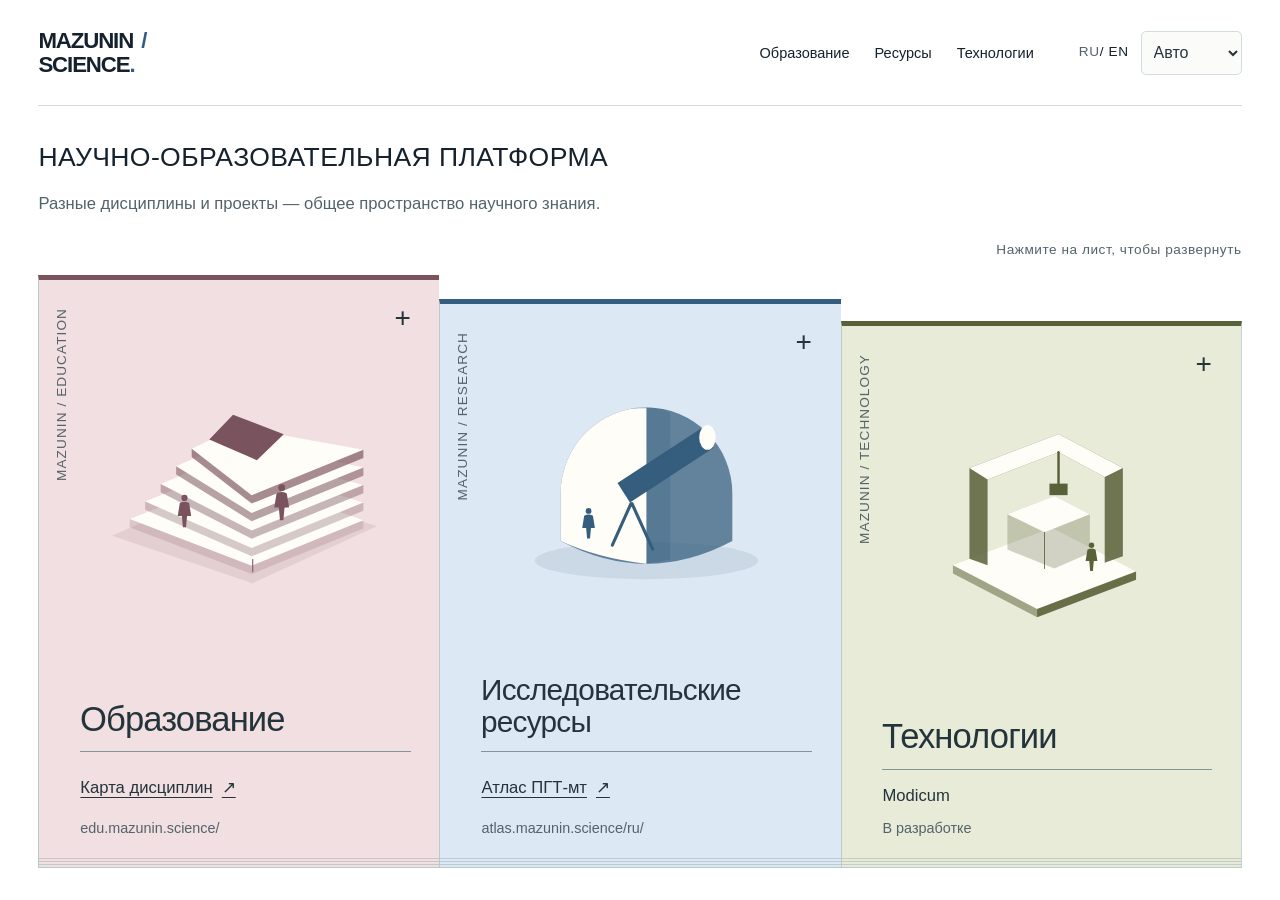
<file: index.html>
<!doctype html>
<html lang="ru">
<head>
  <meta charset="utf-8">
  <meta name="viewport" content="width=device-width, initial-scale=1">
  <meta property="og:type" content="website">
  <meta property="og:title" content="Научно-образовательная платформа">
  <meta property="og:url" content="https://mazunin.science/">
  <meta property="og:image" content="https://mazunin.science/assets/og/mazunin-science-preview-v3.png">
  <meta property="og:image:width" content="1200">
  <meta property="og:image:height" content="630">
  <meta property="og:image:type" content="image/png">
  <meta property="og:image:alt" content="MAZUNIN / SCIENCE: архитектурные иллюстрации образования, исследования и технологий.">
  <meta name="twitter:card" content="summary_large_image">
  <meta name="twitter:title" content="Научно-образовательная платформа">
  <meta name="twitter:image" content="https://mazunin.science/assets/og/mazunin-science-preview-v3.png">
  <meta name="theme-color" content="#fbfcfa">
  <link rel="canonical" href="https://mazunin.science/">
  <title>MAZUNIN / SCIENCE</title>
  <link rel="icon" href="assets/favicon.svg" type="image/svg+xml">
  <link rel="stylesheet" href="assets/base.css?v=20261030-type">
  <link rel="stylesheet" href="assets/atlas.css">
  <link rel="stylesheet" href="assets/frontpage.css">
  <link rel="stylesheet" href="assets/folio-refinement.css?v=20261030-sheet-titles">
  <link rel="stylesheet" href="assets/theme.css?v=20261121">
  <script src="assets/theme.js?v=20261121"></script>
  <script src="assets/content.js?v=20261030-sheet-titles" defer></script>
  <script src="assets/graphics.js" defer></script>
  <script src="assets/folio-art.js" defer></script>
  <script src="assets/release-content.js?v=20261120-biology" defer></script>
  <script src="assets/analytics-config.js" defer></script>
  <script src="assets/analytics.js" defer></script>
  <script src="assets/app.js?v=20261121-theme" defer></script>
</head>
<body data-variant="c" data-site="public">
  <div id="app"></div>
  <noscript>
    <main class="shell no-script-content">
      <h1>MAZUNIN / SCIENCE</h1>
      <p>Научно-образовательная платформа.</p>
      <p>Образование: <a class="text-link" href="https://edu.mazunin.science/">Карта дисциплин ↗</a></p>
      <p>Исследовательские ресурсы: <a class="text-link" href="https://atlas.mazunin.science/ru/">Атлас ПГТ-мт ↗</a></p>
      <p>Modicum — в разработке.</p>
      <p>Для раскрытия интерактивных листов включите JavaScript.</p>
    </main>
  </noscript>
</body>
</html>
</file>
<file: assets/base.css>
:root {
  --paper:#fff;
  --ink:#16212e;
  --muted:#5e6c7c;
  --blue:#174fce;
  --blue-dark:#143995;
  --blue-pale:#edf3fd;
  --line:#d7dee8;
  --red:#b94738;
  --serif:Georgia,'Times New Roman',serif;
  --sans:-apple-system,BlinkMacSystemFont,'Segoe UI',Arial,sans-serif;
  --mono:'SFMono-Regular',Consolas,'Liberation Mono',monospace;
  font-family:var(--sans);
  color:var(--ink);
  background:var(--paper);
  font-size:100%;
  font-synthesis:none;
}

* {
  box-sizing:border-box;
}

html {
  scroll-behavior:auto;
  scroll-padding-top:32px;
}

body {
  margin:0;
}

body:has(dialog[open]) {
  overflow:hidden;
}

a {
  color:inherit;
  text-decoration:none;
}

button {
  font:inherit;
  color:inherit;
  cursor:pointer;
}

button,
a,
summary {
  -webkit-tap-highlight-color:transparent;
}

button {
  border:0;
  background:none;
}

a,
button,
summary {
  touch-action:manipulation;
}

a:hover {
  color:var(--blue);
}

button:hover {
  color:var(--blue);
}

:focus-visible {
  outline:3px solid var(--red);
  outline-offset:5px;
}

button:focus-visible {
  outline-offset:3px;
}

h1,
h2,
h3,
p,
figure {
  margin:0;
}

h1,
h2,
h3 {
  font-weight:500;
}

p {
  line-height:1.65;
}

img,
svg {
  display:block;
  max-width:100%;
}

svg {
  height:auto;
}

em {
  font-weight:inherit;
}

br {
  pointer-events:none;
}

.shell {
  width:min(1360px,calc(100% - 112px));
  margin-inline:auto;
}

.mono {
  font-family:var(--mono);
  font-size:11px;
  letter-spacing:.045em;
  line-height:1.5;
}

.eyebrow {
  font-size:10px;
  font-weight:600;
  letter-spacing:.13em;
  text-transform:uppercase;
  line-height:1.6;
}

.skip-link {
  position:fixed;
  top:-100px;
  left:20px;
  background:var(--ink);
  color:#fff;
  padding:12px 20px;
  z-index:100;
}

.skip-link:focus {
  top:10px;
}

.prototype-strip {
  background:#f3f5f8;
  border-bottom:1px solid var(--line);
  font-size:10px;
  letter-spacing:.04em;
}

.prototype-strip>.shell {
  display:flex;
  justify-content:space-between;
  align-items:center;
  min-height:31px;
  gap:20px;
}

.prototype-strip b {
  display:inline-grid;
  place-items:center;
  min-width:18px;
  height:18px;
  background:var(--ink);
  color:white;
  margin-right:8px;
  font-family:var(--mono);
  font-weight:400;
}

.site-header {
  min-height:108px;
  display:flex;
  align-items:center;
  gap:45px;
  border-bottom:1px solid var(--line);
  position:relative;
  z-index:5;
}

.brand {
  display:inline-flex;
  flex-direction:column;
  font-weight:750;
  font-size:21px;
  line-height:1.04;
  letter-spacing:-.05em;
  flex-shrink:0;
}

.brand-slash,
.brand-dot {
  color:var(--blue);
}

.brand-slash {
  margin-left:3px;
}

.main-nav {
  display:flex;
  align-items:center;
  gap:25px;
  margin-left:auto;
  font-size:12px;
}

.main-nav a {
  position:relative;
  padding-block:10px;
}

.main-nav a[data-current]:after {
  content:'';
  position:absolute;
  bottom:2px;
  left:0;
  width:14px;
  height:2px;
  background:var(--blue);
}

.language-link {
  display:inline-flex;
  align-items:center;
  min-height:44px;
  font-size:10px;
  white-space:nowrap;
}

.lang-current {
  color:var(--muted);
}

.menu-toggle {
  display:none;
}

.hero {
  position:relative;
}

.hero h1 {
  font-family:var(--serif);
  letter-spacing:-.065em;
  line-height:.98;
}

.hero h1 em {
  color:var(--blue);
  font-style:italic;
}

.content-section {
  scroll-margin-top:24px;
}

.section-kicker {
  color:var(--blue);
  text-transform:uppercase;
}

.section-heading h2 {
  font-size:43px;
  line-height:1.1;
  letter-spacing:-.04em;
}

.section-intro {
  max-width:470px;
  color:var(--muted);
  font-size:14px;
  margin-top:20px;
}

.text-link {
  display:inline-flex;
  align-items:center;
  justify-content:space-between;
  gap:35px;
  padding:12px 0;
  border-bottom:1px solid currentColor;
  font-size:12px;
  font-weight:600;
  text-align:left;
  min-height:44px;
}

.text-link>span {
  font-size:21px;
  font-weight:400;
}

.discipline h3 {
  font-size:40px;
  line-height:1.08;
  letter-spacing:-.035em;
  margin:22px 0 20px;
}

.discipline-copy>p:not(.eyebrow),
.project-copy>p:not(.eyebrow) {
  font-size:14px;
  color:var(--muted);
  max-width:390px;
}

.discipline .text-link {
  margin-top:18px;
}

.discipline-figure {
  align-self:center;
  min-width:0;
}

.discipline-figure>.mono {
  display:block;
  text-align:center;
  font-size:9px;
  color:var(--muted);
  max-width:340px;
  margin:auto;
}

.dna-strokes {
  fill:none;
  stroke:var(--blue);
  stroke-width:1.8;
}

.rna-stroke {
  fill:none;
  stroke:var(--blue);
  stroke-width:2;
}

.protein-stroke {
  fill:none;
  stroke:var(--red);
  stroke-width:2;
}

.figure-wire {
  fill:none;
  stroke:var(--muted);
  stroke-width:1;
}

.expression-labels {
  fill:var(--ink);
  font-family:var(--mono);
  font-size:15px;
}

.expression-process {
  fill:var(--muted);
  font-family:var(--sans);
  font-size:10px;
}

.discipline-foot {
  display:flex;
  justify-content:space-between;
  gap:20px;
  font-size:9px;
  color:var(--muted);
}

.catalog-note {
  display:flex;
  gap:25px;
  align-items:center;
  padding:24px 0;
}

.catalog-note>span {
  font-family:var(--serif);
  font-size:38px;
  color:var(--blue);
}

.catalog-note strong {
  font-size:13px;
  font-weight:500;
}

.catalog-note p {
  font-size:11px;
  color:var(--muted);
  margin-top:5px;
}

.project-copy h3 {
  font-size:48px;
  line-height:1.05;
  letter-spacing:-.045em;
  margin:22px 0;
}

.project-status {
  display:flex;
  gap:8px;
  align-items:center;
  font-size:10px;
  color:var(--muted);
  margin:20px 0 8px;
}

.project-status i {
  width:5px;
  height:5px;
  background:var(--red);
  border-radius:50%;
  flex-shrink:0;
}

.research-art>.mono,
.technology-art>.mono {
  font-size:9px;
  color:var(--muted);
  text-align:center;
  margin-top:8px;
}

.atlas-svg-label {
  font-family:var(--mono);
  font-size:9px;
  fill:currentColor;
}

.concept-diagram {
  display:flex;
  align-items:center;
  justify-content:center;
  gap:20px;
  min-height:200px;
}

.concept-node {
  display:grid;
  gap:10px;
  justify-items:center;
}

.concept-node strong {
  font-size:12px;
  font-weight:500;
}

.concept-node .mono {
  color:var(--muted);
  font-size:9px;
}

.concept-shape {
  display:block;
  width:55px;
  height:55px;
  position:relative;
  color:var(--blue);
  border:1px solid var(--blue);
}

.shape-0 {
  border-radius:50%;
}

.shape-0:after {
  content:'?';
  font-family:var(--serif);
  font-size:34px;
  position:absolute;
  inset:6px 0 0;
  text-align:center;
}

.shape-1 {
  transform:rotate(45deg);
  width:42px;
  height:42px;
  margin:6px;
}

.shape-1:after {
  content:'';
  position:absolute;
  inset:9px;
  border:1px solid var(--blue);
}

.shape-2 {
  background:var(--blue);
}

.shape-2:after {
  content:'';
  position:absolute;
  inset:12px;
  background:var(--paper);
}

.concept-arrow {
  color:var(--blue);
  font-size:25px;
  margin-top:-40px;
  font-weight:200;
}

.update-item {
  border-top:1px solid var(--line);
}

.update-item:last-child {
  border-bottom:1px solid var(--line);
}

.update-item summary {
  display:grid;
  grid-template-columns:100px 70px 1fr 20px;
  align-items:center;
  gap:18px;
  list-style:none;
  cursor:pointer;
  padding:25px 0;
}

.update-item summary::-webkit-details-marker {
  display:none;
}

.update-item time {
  font-size:10px;
  color:var(--muted);
}

.update-type {
  color:var(--blue);
  font-size:10px;
}

.update-item h3 {
  font-size:17px;
  letter-spacing:-.02em;
  line-height:1.4;
}

.update-plus {
  color:var(--blue);
  font-size:23px;
  transition:transform .15s;
}

.update-item[open] .update-plus {
  transform:rotate(45deg);
}

.update-item>p {
  font-size:13px;
  color:var(--muted);
  max-width:600px;
  margin:0 0 25px 206px;
}

.about-body>p {
  font-size:20px;
  line-height:1.6;
  letter-spacing:-.02em;
  max-width:730px;
}

.author-note {
  display:flex;
  flex-direction:column;
  gap:10px;
  margin-top:30px;
  font-size:11px;
}

.author-note strong {
  font-weight:500;
}

.author-note>span {
  color:var(--muted);
}

.site-footer {
  display:flex;
  justify-content:space-between;
  align-items:flex-end;
  gap:30px;
  padding:42px 0 34px;
  border-top:1px solid var(--line);
}

.site-footer .brand {
  font-size:16px;
}

.site-footer p {
  color:var(--muted);
  font-size:10px;
  margin-top:20px;
}

.variant-switch {
  display:flex;
  align-items:center;
  gap:8px;
}

.variant-switch>.mono {
  font-size:9px;
  margin-right:15px;
  color:var(--muted);
}

.variant-switch a {
  display:grid;
  place-items:center;
  border:1px solid var(--line);
  width:34px;
  height:34px;
  font-family:var(--mono);
  font-size:11px;
}

.variant-switch a[aria-current] {
  color:white;
  background:var(--blue);
  border-color:var(--blue);
}

.back-top {
  font-size:11px;
}

.project-dialog {
  border:1px solid var(--line);
  padding:56px;
  max-width:min(620px,calc(100vw - 32px));
  max-height:calc(100dvh - 48px);
  color:var(--ink);
  background:var(--paper);
  overscroll-behavior:contain;
}

.project-dialog::backdrop {
  background:rgba(13,25,50,.48);
  backdrop-filter:blur(3px);
}

.dialog-close {
  position:absolute;
  top:12px;
  right:14px;
  font-size:29px;
  width:40px;
  height:40px;
  display:grid;
  place-items:center;
}

.dialog-content h2 {
  font-family:var(--serif);
  font-size:44px;
  line-height:1.05;
  letter-spacing:-.04em;
  margin:20px 0;
}

.dialog-content p:not(.eyebrow) {
  margin-top:18px;
  font-size:14px;
  color:var(--muted);
}

.dialog-content .text-link {
  margin-top:20px;
  color:var(--blue);
}

.dialog-content small {
  display:block;
  font-size:10px;
  color:var(--muted);
  margin-top:10px;
}

.dialog-content .dialog-status {
  font-size:9px!important;
  border-top:1px solid var(--line);
  padding-top:20px;
  margin-top:35px!important;
}

noscript {
  display:block;
  margin:30px;
  font:16px/1.7 var(--sans);
}

@media(min-width:1600px) {
  .shell {
    width:min(1440px,calc(100% - 160px));
  }
}

@media(max-width:1100px) {
  .shell {
    width:calc(100% - 64px);
  }

  .site-header {
    gap:25px;
  }

  .main-nav {
    gap:16px;
    font-size:11px;
  }

  .section-heading h2 {
    font-size:36px;
  }

  .project-copy h3 {
    font-size:42px;
  }

  .variant-switch>.mono {
    display:none;
  }
}

@media(max-width:800px) {
  html {
    scroll-padding-top:15px;
  }

  .shell {
    width:calc(100% - 40px);
  }

  .prototype-strip>.shell {
    min-height:35px;
    font-size:9px;
  }

  .site-header {
    min-height:84px;
    gap:20px;
  }

  .brand {
    font-size:19px;
  }

  .language-link {
    font-size:10px;
  }

  .menu-toggle {
    display:flex;
    align-items:center;
    justify-content:space-between;
    margin-left:auto;
    gap:12px;
    font-size:12px;
    min-height:44px;
    padding:8px;
  }

  .menu-toggle>span {
    font-size:20px;
  }

  .menu-toggle[aria-expanded=true]>span {
    transform:rotate(45deg);
  }

  .main-nav {
    display:none;
    position:absolute;
    top:100%;
    right:-20px;
    left:-20px;
    background:var(--paper);
    border-bottom:1px solid var(--line);
    padding:16px 20px;
    box-shadow:0 20px 25px #16212e0d;
    margin:0;
    z-index:10;
  }

  .main-nav.is-open {
    display:flex;
    flex-direction:column;
    align-items:stretch;
    gap:0;
  }

  .main-nav a {
    font-size:16px;
    padding:15px 8px;
  }

  .eyebrow {
    font-size:9px;
  }

  .section-heading h2 {
    font-size:35px;
  }

  .section-intro {
    font-size:13px;
    margin-top:15px;
  }

  .discipline h3 {
    font-size:37px;
  }

  .discipline-copy>p:not(.eyebrow),
.project-copy>p:not(.eyebrow) {
    font-size:13px;
  }

  .project-copy h3 {
    font-size:40px;
  }

  .about-body>p {
    font-size:18px;
  }

  .update-item summary {
    grid-template-columns:87px 1fr 18px;
    gap:10px;
    padding:22px 0;
  }

  .update-item .update-type {
    display:none;
  }

  .update-item h3 {
    font-size:14px;
  }

  .update-item>p {
    margin-left:97px;
    font-size:12px;
  }

  .site-footer {
    padding-top:30px;
    flex-wrap:wrap;
    gap:25px;
  }

  .site-footer>div {
    flex:1 1 100%;
  }

  .site-footer .brand {
    font-size:18px;
  }

  .site-footer p {
    margin-top:16px;
  }

  .back-top {
    margin-left:auto;
  }

  .project-dialog {
    padding:44px 25px 28px;
  }

  .dialog-content h2 {
    font-size:36px;
  }

  .concept-diagram {
    gap:15px;
    min-height:180px;
  }

  .concept-node strong {
    font-size:10px;
  }

  .concept-shape {
    width:45px;
    height:45px;
  }

  .shape-1 {
    width:34px;
    height:34px;
    margin:5px;
  }

  .shape-0:after {
    inset:2px 0 0;
  }

  .shape-2:after {
    inset:10px;
  }

  .concept-arrow {
    font-size:21px;
  }

  .discipline-foot {
    font-size:8px;
  }

  .discipline-foot span:last-child {
    max-width:170px;
    text-align:right;
  }
}

@media(prefers-reduced-motion:reduce) {
  html {
    scroll-behavior:auto;
  }

  *,
*:before,
*:after {
    transition:none!important;
    animation:none!important;
  }
}

@media print {
  .prototype-strip,
.main-nav,
.menu-toggle,
.language-link,
.variant-switch,
.back-top,
.text-link {
    display:none!important;
  }

  .shell {
    width:100%;
  }

  .content-section {
    break-inside:avoid;
  }

  .site-header {
    min-height:70px;
  }

  body {
    print-color-adjust:exact;
    -webkit-print-color-adjust:exact;
  }
}

/* Small-screen route index: three equal columns with no intrinsic-width overflow. */
</file>
<file: assets/atlas.css>
/* C — the atlas plate: a typographic overview followed by a blue scientific folio. */

body[data-variant=c] {
  --paper:#fafbf9;
  --ink:#182b35;
  --muted:#5f7078;
  --blue:#174eaa;
  --blue-pale:#eaf0f6;
  --line:#d3dce0;
}

.site-header {
  min-height:106px;
}

.brand {
  font-size:20px;
}

.content-section {
  padding:65px 0;
  border-bottom:1px solid var(--line);
}

.section-heading {
  display:grid;
  grid-template-columns:1fr 2fr;
  gap:30px;
  margin-bottom:35px;
}

.section-heading .section-kicker {
  padding-top:9px;
  font-size:9px;
}

.section-heading>div {
  display:grid;
  grid-template-columns:1fr 1fr;
  gap:35px;
}

.section-heading h2 {
  font-family:var(--serif);
  font-size:43px;
  line-height:1.13;
  letter-spacing:-.05em;
}

.section-intro {
  font-size:13px;
  margin:5px 0 0;
}

.education-body {
  display:grid;
  grid-template-columns:2fr 1fr;
  gap:35px;
}

.discipline {
  display:grid;
  grid-template-columns:1fr 1fr;
  column-gap:25px;
  padding:30px 30px 18px;
  background:#fff;
  border-top:3px solid var(--blue);
  border-bottom:1px solid var(--line);
}

.discipline h3 {
  font-family:var(--serif);
  font-size:39px;
  margin:18px 0;
}

.discipline-copy>.eyebrow {
  color:var(--blue);
  font-size:9px;
}

.discipline-copy>p:not(.eyebrow) {
  font-size:12px;
}

.discipline-figure {
  align-self:center;
}

.discipline-figure>.mono {
  font-size:8px;
}

.discipline-foot {
  grid-column:1/-1;
  border-top:1px solid var(--line);
  padding-top:15px;
  margin-top:25px;
  font-size:8px;
}

.catalog-note {
  align-self:stretch;
  align-items:flex-start;
  gap:20px;
  padding:34px 15px 20px 25px;
  border-top:1px solid var(--line);
  border-left:1px solid var(--line);
}

.catalog-note>span {
  font-size:36px;
  line-height:1;
}

.catalog-note strong {
  font-family:var(--serif);
  font-size:23px;
}

.catalog-note p {
  font-size:12px;
  max-width:240px;
  margin-top:16px;
}

.research-body {
  display:grid;
  grid-template-columns:1.4fr 1fr;
  gap:0;
  border:1px solid var(--line);
  background:#fff;
}

.research-art {
  color:var(--blue);
  padding:30px 55px 25px;
  background:#edf2f5;
  border-right:1px solid var(--line);
}

.research-art>.mono {
  font-size:8px;
}

.research-body .project-copy {
  align-self:center;
  padding:36px 45px;
}

.project-copy .eyebrow {
  font-size:9px;
  color:var(--blue);
}

.project-copy h3 {
  font-family:var(--serif);
  font-size:48px;
  letter-spacing:-.045em;
}

.project-copy>p:not(.eyebrow) {
  font-size:13px;
}

.technology-body {
  display:grid;
  grid-template-columns:1fr 1.4fr;
  gap:0;
  border-top:1px solid var(--ink);
  border-bottom:1px solid var(--line);
}

.technology-body .project-copy {
  padding:35px 45px 35px 0;
}

.technology-art {
  align-content:center;
  border-left:1px solid var(--line);
  margin:25px 0;
  padding:0 35px;
}

.technology-art .concept-diagram {
  gap:30px;
}

.updates {
  display:grid;
  grid-template-columns:1fr 2fr;
  gap:30px;
}

.updates .section-heading {
  display:block;
  margin:0;
}

.updates .section-heading .section-kicker {
  margin-bottom:25px;
  padding-top:0;
}

.updates .section-heading>div {
  display:block;
}

.updates .section-intro {
  margin-top:17px;
  max-width:300px;
}

.update-item summary {
  grid-template-columns:90px 1fr 20px;
  padding-block:28px;
  gap:20px;
}

.update-type {
  display:none;
}

.update-item h3 {
  font-size:17px;
}

.update-item>p {
  margin-left:110px;
}

.about {
  border-bottom:0;
  display:grid;
  grid-template-columns:1fr 2fr;
  gap:30px;
  padding-bottom:75px;
}

.about .section-heading {
  display:block;
  margin:0;
}

.about .section-heading>div {
  display:block;
}

.about .section-kicker {
  padding:0;
  margin-bottom:25px;
}

.about .section-heading h2 {
  font-size:40px;
}

.about-body>p {
  font-family:var(--serif);
  font-size:24px;
  line-height:1.5;
}

.author-note {
  flex-direction:row;
  justify-content:space-between;
  font-size:10px;
  gap:25px;
}

.site-footer {
  border-top:2px solid var(--blue);
}

.site-footer .brand {
  font-size:17px;
}

@media(max-width:1100px) {
  .section-heading {
    grid-template-columns:.75fr 2fr;
  }

  .section-heading>div {
    gap:25px;
  }

  .section-heading h2 {
    font-size:36px;
  }

  .education-body {
    gap:25px;
  }

  .discipline {
    padding:25px 22px 17px;
    column-gap:15px;
  }

  .discipline h3 {
    font-size:34px;
  }

  .research-art {
    padding:30px;
  }

  .research-body .project-copy {
    padding:30px;
  }

  .technology-art {
    padding-inline:20px;
  }

  .technology-art .concept-diagram {
    gap:20px;
  }

  .project-copy h3 {
    font-size:42px;
  }
}

@media(max-width:800px) {
  .site-header {
    min-height:84px;
  }

  .content-section {
    padding:42px 0;
  }

  .section-heading {
    display:block;
    margin-bottom:25px;
  }

  .section-heading .section-kicker {
    padding:0;
    margin-bottom:20px;
    font-size:9px;
  }

  .section-heading>div {
    display:block;
  }

  .section-heading h2 {
    font-size:36px;
  }

  .section-intro {
    margin-top:16px;
    font-size:13px;
  }

  .education-body {
    display:block;
  }

  .discipline {
    grid-template-columns:1fr;
    padding:26px 23px 18px;
    gap:24px;
  }

  .discipline h3 {
    font-size:40px;
  }

  .discipline-copy>p:not(.eyebrow) {
    font-size:13px;
  }

  .discipline-figure {
    max-width:480px;
    width:100%;
    margin:auto;
  }

  .discipline-foot {
    margin-top:0;
  }

  .catalog-note {
    margin-top:22px;
    border-left:0;
    padding:22px 0 0;
    gap:20px;
  }

  .catalog-note strong {
    font-size:22px;
  }

  .catalog-note p {
    max-width:350px;
    font-size:11px;
    margin-top:8px;
  }

  .research-body {
    grid-template-columns:1fr;
  }

  .research-art {
    border-right:0;
    border-bottom:1px solid var(--line);
    padding:20px 10px 25px;
  }

  .research-body .project-copy {
    padding:30px 24px 35px;
  }

  .project-copy h3 {
    font-size:43px;
  }

  .technology-body {
    grid-template-columns:1fr;
  }

  .technology-body .project-copy {
    padding:25px 0;
  }

  .technology-art {
    margin:0 0 23px;
    padding:0 10px;
    border-left:0;
    border-top:1px solid var(--line);
  }

  .technology-art .concept-diagram {
    gap:20px;
  }

  .updates {
    display:block;
  }

  .updates .section-heading {
    margin-bottom:25px;
  }

  .updates .section-heading h2 br {
    display:none;
  }

  .updates .section-intro {
    max-width:400px;
  }

  .update-item summary {
    grid-template-columns:83px 1fr 18px;
    gap:12px;
    padding-block:23px;
  }

  .update-item h3 {
    font-size:14px;
  }

  .update-item time {
    font-size:9px;
  }

  .update-item>p {
    margin-left:0;
  }

  .about {
    display:block;
    padding-bottom:45px;
  }

  .about .section-heading {
    margin-bottom:25px;
  }

  .about .section-kicker {
    margin-bottom:20px;
  }

  .about .section-heading h2 {
    font-size:36px;
  }

  .about-body>p {
    font-size:22px;
  }

  .author-note {
    flex-direction:column;
    gap:10px;
  }

  .site-footer {
    padding-top:30px;
  }
}

/* The atlas opens with a full-width title and a separate scientific plate. */
</file>
<file: assets/frontpage.css>
/* Three independent compositions. No universal slogan and no single scientific
   subject stands in for the whole platform. */

/* A — a typographic front cover. */
.cover-hero{padding:28px 0 0}.cover-running-head{display:flex;justify-content:space-between;gap:30px;font-size:9px;color:var(--muted);text-transform:uppercase;letter-spacing:.08em}.cover-masthead{margin:31px 0 0!important;font-family:var(--sans)!important;line-height:.8!important;letter-spacing:-.075em!important;font-weight:750!important}.cover-author{display:block;font-family:var(--mono);font-size:clamp(28px,4.1vw,64px);font-weight:400;letter-spacing:-.075em;line-height:1.2;margin-bottom:16px}.cover-author i{color:var(--red);font-style:normal;font-weight:300;margin-left:12px}.cover-science{display:block;font-size:clamp(64px,21.9vw,340px);letter-spacing:-.073em;line-height:.82;white-space:nowrap;margin-left:-.012em}.cover-baseline{display:flex;align-items:center;gap:22px;border-bottom:2px solid var(--ink);margin-top:29px;padding-bottom:14px}.cover-mark{color:var(--red);font-size:28px;font-weight:300;line-height:1}.cover-baseline .mono{font-size:8px;color:var(--muted)}.cover-baseline>span:last-child{margin-left:auto;font-size:9px}.cover-opening{display:grid;grid-template-columns:.85fr 1.65fr;gap:65px;padding:27px 0 35px;border-bottom:1px solid var(--line)}.cover-intro{font-family:var(--serif);font-size:23px;line-height:1.35;letter-spacing:-.025em;max-width:330px}.cover-index{display:grid}.cover-index>a{display:grid;grid-template-columns:32px 1fr 1fr 24px;align-items:start;gap:18px;padding:16px 0;border-bottom:1px solid var(--line)}.cover-index>a:first-child{padding-top:0}.cover-index>a:last-child{padding-bottom:0;border-bottom:0}.cover-index-no{font-family:var(--mono);font-size:10px;color:var(--red);padding-top:5px}.cover-index-name{font-family:var(--serif);font-size:23px;line-height:1.08;letter-spacing:-.035em}.cover-index-project{font-size:11px;line-height:1.5;padding-top:2px}.cover-index-project small{display:block;font-size:9px;color:var(--muted);margin-top:4px}.cover-index>a>span:last-child{color:var(--blue);font-size:22px}.cover-index>a:hover .cover-index-name{text-decoration:underline;text-underline-offset:5px}

/* B — the platform is the map. Branches express membership, not scientific causality. */
.network-hero{padding:27px 0 0}.network-heading{display:flex;justify-content:space-between;align-items:flex-start;gap:60px}.network-heading .eyebrow{font-family:var(--mono);font-size:8px;max-width:270px;line-height:1.8;font-weight:400}.network-heading>p:last-child{font-size:12px;line-height:1.7;color:var(--muted);max-width:440px}.network-map{position:relative;min-height:560px;margin-top:16px;background-image:radial-gradient(#9eb8d1 .65px,transparent .65px);background-size:20px 20px}.network-wires{position:absolute;inset:0;width:100%;height:100%;color:var(--blue);stroke-width:1}.network-wires .future-wire{stroke-dasharray:4 6;opacity:.65}.network-coordinate{fill:var(--blue);font-family:var(--mono);font-size:9px}.network-root{position:absolute;left:34.9%;top:41%;width:27%;background:var(--paper);padding:15px 10px;z-index:1;font-family:var(--sans)!important;font-size:clamp(29px,3.65vw,55px);letter-spacing:-.065em!important;line-height:1.06!important;font-weight:550!important}.network-root>span,.network-root>strong{display:block;font-weight:inherit}.network-root>strong{color:var(--blue)}.network-node{position:absolute;display:block;min-width:0;background:var(--paper);padding:12px 14px 13px 0;border-top:2px solid var(--blue);z-index:2}.network-node-0{left:4%;top:6%;width:25%}.network-node-1{left:66%;top:10%;width:30%}.network-node-2{left:70%;top:65%;width:26%}.network-node-id{display:block;font-size:8px;margin-bottom:13px;color:var(--blue)}.direction-name{display:block;font-size:28px;line-height:1.06;letter-spacing:-.05em;padding-right:18px;font-weight:450}.direction-description{display:block;font-size:10px;color:var(--muted);line-height:1.5;margin-top:9px}.direction-project{display:block;font-family:var(--mono);font-size:10px;line-height:1.6;margin-top:18px}.direction-project small{display:block;font-family:var(--sans);font-size:9px;color:var(--muted);margin-top:4px}.network-arrow{position:absolute;right:0;top:10px;font-size:20px;color:var(--blue)}.network-node:hover .direction-name{text-decoration:underline;text-underline-offset:4px}.network-node:hover{border-top-color:var(--red)}.network-growth{position:absolute;top:73%;left:10%;display:flex;gap:20px;align-items:center;padding:10px;background:var(--paper);color:var(--muted)}.network-growth>span{font-size:44px;font-family:var(--sans);font-weight:300;letter-spacing:-.06em;color:var(--blue)}.network-growth>p{font-size:12px}.network-growth small{display:block;font-size:9px;margin-top:3px}.network-legend{display:flex;gap:30px;justify-content:flex-end;padding:17px 0;border-top:1px solid var(--line);border-bottom:1px solid var(--ink);font-size:8px;color:var(--muted)}.network-legend>span{display:flex;align-items:center;gap:9px}.network-legend i{display:inline-block;width:25px;height:1px;border-top:1px solid var(--blue)}.network-legend .dashed-key{border-top-style:dashed}

/* C — a fold-out atlas. Different sheets have their own material character. */
.sheet-2{--muted:#52636c}
.folio-hero{padding:34px 0 0}.folio-heading{display:grid;grid-template-columns:1.35fr 1fr;gap:70px;align-items:end;margin-bottom:38px}.folio-heading .eyebrow{font-size:8px;letter-spacing:.08em;max-width:310px}.folio-heading h1{font-family:var(--serif);font-size:clamp(30px,3.5vw,54px);line-height:1.05;letter-spacing:-.045em;margin:18px 0 0;font-weight:500}.folio-heading h1>span{color:var(--blue);white-space:nowrap}.folio-intro{font-size:13px;line-height:1.75;color:var(--muted);max-width:420px}.folio-instruction{display:flex;justify-content:space-between;gap:30px;font-size:8px;color:var(--muted);padding:0 0 14px}.folio-deck{display:grid;grid-template-columns:repeat(3,minmax(0,1fr));align-items:stretch;gap:0;padding-top:24px;min-height:470px}.folio-sheet{position:relative;padding:0 28px 27px 48px;min-width:0;border:1px solid #c5d1dc;border-right:0;color:var(--ink);background:#edf2f6}.folio-sheet:last-child{border-right:1px solid #c5d1dc}.sheet-0{background:#f5f6ef;border-top:5px solid var(--blue);margin-top:-24px}.sheet-1{background:#174eaa;color:#fff;border-color:#174eaa;margin-top:0;z-index:1}.sheet-2{background:#dfe8ed;border-top:5px solid #203b4d;margin-top:22px}.sheet-spine{position:absolute;left:13px;top:28px;writing-mode:vertical-rl;transform:rotate(180deg);font-size:7px;letter-spacing:.12em;color:var(--muted)}.sheet-1 .sheet-spine{color:#d2def3}.folio-toggle{display:flex;flex-direction:column;align-items:flex-start;padding:25px 0 0;width:100%;text-align:left;position:relative;min-height:315px;color:inherit}.folio-toggle:hover{color:inherit}.folio-toggle:hover .sheet-name{text-decoration:underline;text-underline-offset:6px}.sheet-number{font-family:var(--serif);font-size:clamp(85px,10.5vw,160px);font-weight:400;font-style:italic;letter-spacing:-.075em;line-height:1;margin-left:-5px;color:var(--blue)}.sheet-1 .sheet-number{color:transparent;-webkit-text-stroke:1px #d8e6fd;font-style:normal}.sheet-2 .sheet-number{font-family:var(--sans);font-weight:250;font-style:normal;color:#203b4d}.sheet-name{display:block;font-family:var(--serif);font-size:clamp(25px,2.7vw,40px);line-height:1.05;letter-spacing:-.04em;margin-top:31px;max-width:100%;overflow-wrap:anywhere}.sheet-2 .sheet-name{font-family:var(--sans);font-size:clamp(23px,2.45vw,37px);letter-spacing:-.05em}.sheet-action{position:absolute;right:0;top:35px;font-family:var(--sans);font-size:30px;font-weight:250;line-height:1;color:inherit}.folio-toggle[aria-expanded=true] .sheet-action{transform:rotate(45deg)}.sheet-project{font-family:var(--mono);font-size:11px;line-height:1.6;border-top:1px solid #aebdc9;padding-top:16px;margin-top:20px}.sheet-project>span{display:block}.sheet-project small{display:block;font-family:var(--sans);font-size:10px;margin-top:7px;color:var(--muted)}.sheet-1 .sheet-project{border-color:#6c91c9}.sheet-1 .sheet-project small{color:#d2def3}.sheet-edge{position:absolute;inset:auto 0 0;height:9px;border-top:1px solid #acbdca;background:repeating-linear-gradient(to bottom,transparent 0px,transparent 2px,#b5c4ce 2px,#b5c4ce 3px);opacity:.6}.sheet-1 .sheet-edge{border-color:#7c9ed1;background:repeating-linear-gradient(to bottom,transparent 0px,transparent 2px,#8aabdc 2px,#8aabdc 3px)}.sheet-detail{padding-top:17px}.sheet-detail p{font-size:12px;line-height:1.6}.sheet-detail>a{display:flex;align-items:center;justify-content:space-between;font-size:11px;margin:20px 0 10px;padding:12px 0;border-top:1px solid currentColor;border-bottom:1px solid currentColor;gap:20px}.sheet-detail>a>span{font-size:22px}.sheet-1 .sheet-detail>a:hover{color:#fff}.sheet-1 :focus-visible{outline-color:#f5b599}.folio-deck[data-open="0"]{grid-template-columns:1.5fr 1fr 1fr}.folio-deck[data-open="1"]{grid-template-columns:1fr 1.5fr 1fr}.folio-deck[data-open="2"]{grid-template-columns:1fr 1fr 1.5fr}.folio-note{font-size:9px;color:var(--muted);margin:20px 0 0;padding-bottom:30px;border-bottom:1px solid var(--ink)}

@media(min-width:1600px){.cover-science{font-size:326px}.cover-opening{padding-top:35px}.cover-intro{font-size:27px}.cover-index-name{font-size:27px}.network-map{min-height:640px}}
@media(max-width:1100px){.cover-opening{gap:35px;grid-template-columns:.8fr 1.6fr}.cover-intro{font-size:20px}.cover-index>a{grid-template-columns:22px 1fr 1fr 18px;gap:12px}.cover-index-name{font-size:20px}.cover-index-project{font-size:10px}.cover-index-project small{font-size:8px}.network-heading{gap:35px}.network-root{font-size:3.65vw}.network-node{padding-right:10px}.direction-name{font-size:25px}.network-node-0{width:27%}.direction-project{font-size:9px}.network-node-1{left:65%;width:31%}.network-node-2{left:69%;width:27%}.folio-heading{gap:35px}.folio-sheet{padding-left:37px;padding-right:20px}.folio-toggle{min-height:280px}.sheet-name{font-size:29px}.sheet-2 .sheet-name{font-size:27px}.sheet-project{font-size:10px}.sheet-project small{font-size:9px}}
@media(max-width:800px){.cover-hero{padding-top:21px}.cover-running-head{font-size:7px;gap:20px}.cover-running-head>span:first-child{max-width:250px}.cover-masthead{margin-top:27px!important}.cover-author{font-size:30px;margin-bottom:15px}.cover-author i{margin-left:5px}.cover-science{font-size:21.8vw;letter-spacing:-.073em}.cover-baseline{margin-top:21px;padding-bottom:12px;gap:12px}.cover-baseline .mono{font-size:7px;line-height:1.7;max-width:240px}.cover-mark{font-size:26px}.cover-baseline>span:last-child{font-size:7px}.cover-opening{grid-template-columns:1fr;gap:27px;padding-top:25px;padding-bottom:29px}.cover-intro{font-size:22px;max-width:430px;line-height:1.4}.cover-index>a{grid-template-columns:24px 1fr 17px;gap:10px;padding-block:19px}.cover-index-name{font-size:25px;grid-column:2;grid-row:1}.cover-index-no{grid-row:1;grid-column:1;font-size:9px}.cover-index-project{grid-row:2;grid-column:2;font-size:11px;padding-top:0}.cover-index-project small{font-size:9px;display:inline;margin-left:7px}.cover-index-project small:before{content:'/ ';}.cover-index>a>span:last-child{grid-column:3;grid-row:1;font-size:20px}.network-hero{padding-top:24px}.network-heading{display:block}.network-heading .eyebrow{font-size:8px;max-width:280px}.network-heading>p:last-child{font-size:13px;max-width:400px;margin-top:20px}.network-map{min-height:0;margin-top:30px;padding:0 0 0 20px;background:none;border-left:1px solid var(--blue);display:flex;flex-direction:column;gap:27px}.network-wires{display:none}.network-root{position:relative;left:auto;top:auto;width:auto;font-size:40px;line-height:1.02!important;padding:0 0 16px;margin:0;border-bottom:1px solid var(--line);background:none;order:0}.network-node{position:relative;left:auto;top:auto;width:auto;padding:16px 22px 0 0;margin:0;border-top:1px solid var(--line);background:none;order:1}.network-node:before{content:'';position:absolute;left:-25px;top:-5px;width:9px;height:9px;border:1px solid var(--blue);background:var(--paper)}.network-node-id{font-size:8px;margin-bottom:12px}.direction-name{font-size:29px;max-width:360px}.direction-description{font-size:11px}.direction-project{font-size:11px;margin-top:15px}.direction-project small{font-size:10px}.network-arrow{top:12px;font-size:22px}.network-growth{position:relative;top:auto;left:auto;order:2;gap:20px;padding:10px 0 20px;align-items:center;background:none}.network-growth>span{font-size:42px}.network-growth>p{font-size:13px}.network-growth small{font-size:10px}.network-legend{justify-content:flex-start;gap:12px 25px;flex-wrap:wrap;margin-top:17px;padding:17px 0;font-size:7px}.folio-hero{padding-top:27px}.folio-heading{display:block;margin-bottom:27px}.folio-heading .eyebrow{font-size:8px;max-width:280px}.folio-heading h1{font-size:32px;line-height:1.1;margin-top:21px}.folio-heading h1>span{display:block}.folio-intro{font-size:14px;margin-top:24px;max-width:430px}.folio-instruction{flex-direction:column;gap:7px;font-size:7px;padding-bottom:18px}.folio-deck,.folio-deck[data-open]{display:block;padding-top:0;min-height:0}.folio-sheet{padding:0 24px 24px 43px;margin:0;border:1px solid #c5d1dc;border-top-width:4px;min-height:0}.sheet-1{margin-left:12px;margin-top:-1px;border-color:#174eaa}.sheet-2{margin-left:24px;margin-top:-1px;border-top-color:#203b4d}.sheet-spine{left:12px;top:23px;font-size:6px}.folio-toggle{min-height:0;padding:17px 20px 0 0;display:grid;grid-template-columns:66px 1fr;gap:14px;align-items:center}.sheet-number{font-size:64px;margin-left:0}.sheet-name,.sheet-2 .sheet-name{font-size:25px;margin-top:0;line-height:1.05}.sheet-1 .sheet-name{font-size:24px}.sheet-action{right:-8px;top:22px;font-size:25px}.sheet-project{font-size:11px;margin-top:18px;padding-top:12px}.sheet-project small{font-size:10px;margin-top:5px}.sheet-detail{padding-top:16px}.sheet-detail p{font-size:13px}.sheet-detail>a{font-size:12px}.folio-note{font-size:8px;line-height:1.8;margin-top:20px;padding-bottom:26px}}
@media(max-width:360px){.cover-intro{font-size:20px}.cover-index-name{font-size:23px}.cover-index-project small{display:block;margin-left:0}.cover-index-project small:before{content:none}.network-root{font-size:35px}.direction-name{font-size:27px}.folio-sheet{padding-left:32px;padding-right:17px}.sheet-spine{left:8px}.folio-toggle{grid-template-columns:50px 1fr;gap:10px}.sheet-number{font-size:54px}.sheet-name,.sheet-2 .sheet-name{font-size:23px}.sheet-1 .sheet-name{font-size:22px}.folio-heading h1{font-size:29px}}
@media(min-width:801px){.folio-deck:not([data-open="none"]) .sheet-name{font-size:clamp(23px,2.3vw,34px)}}
@media(max-width:800px){.sheet-1 .sheet-name{grid-column:1/-1;grid-row:2;margin-top:1px;overflow-wrap:normal}.sheet-1 .folio-toggle{row-gap:12px}}
@media(max-width:360px){.education .discipline h3{font-size:32px}}
</file>
<file: assets/folio-refinement.css>
/* Chosen direction C: one Helvetica family, editorial vector studies and the approved pastel palette. */
body[data-variant="c"] {
  --sans: Helvetica, "Helvetica Neue", Arial, sans-serif;
  --serif: var(--sans);
  --mono: var(--sans);
  --paper: #fbfcfa;
  --ink: #24343b;
  --muted: #53636a;
  --blue: #315c89;
  --line: #d2dcdd;
  --sheet-0: #f1dfe1;
  --sheet-1: #dce8f3;
  --sheet-2: #e9ebd9;
  --art-0: #79535d;
  --art-1: #355d7d;
  --art-2: #596139;
  font-family: var(--sans);
}
.folio-hero { padding-bottom: 30px; border-bottom: 1px solid var(--ink); }
.folio-heading { display: block; margin-bottom: 32px; }
.folio-heading h1.eyebrow { font-family: var(--sans); font-size: clamp(20px,1.9vw,27px); font-weight: 400; letter-spacing: .015em; line-height: 1.3; margin: 0; }
.folio-heading .eyebrow { font-size: 10px; max-width: none; font-weight: 400; letter-spacing: .06em; }
.folio-intro { font-size: 14px; max-width: 680px; margin-top: 14px; }
.folio-instruction { font-size: 10px; letter-spacing: .04em; justify-content: flex-end; }
.folio-deck { min-height: 470px; }
.folio-sheet { --sheet-offset: 0px; --muted: #53636a; color: var(--ink); border-color: #bac9cc; }
.folio-sheet.sheet-0 { background: var(--sheet-0); border-top-color: var(--art-0); }
.folio-sheet.sheet-1 { --sheet-offset: 24px; background: var(--sheet-1); border-color: #bac9cc; border-top: 5px solid var(--art-1); color: var(--ink); }
.folio-sheet.sheet-2 { --sheet-offset: 46px; background: var(--sheet-2); border-top-color: var(--art-2); }
.folio-sheet .sheet-spine { color: var(--muted); font-size: 8px; letter-spacing: .08em; }
.folio-toggle { container-type: inline-size; display: grid; grid-template-columns: minmax(0,1fr); grid-template-rows: calc(330px - var(--sheet-offset)) 85px; align-content: start; align-items: start; min-height: calc(430px - var(--sheet-offset)); padding-top: 15px; }
.sheet-illustration { display: block; width: min(420px,calc(100% + 90px)); height: 286px; max-width: none; align-self: center; justify-self: center; flex-shrink: 0; }
.sheet-illustration svg { width: 100%; height: 100%; }
.sheet-0 .sheet-illustration { color: var(--art-0); }
.sheet-1 .sheet-illustration { color: var(--art-1); }
.sheet-2 .sheet-illustration { color: var(--art-2); }
.folio-sheet .sheet-name,
.folio-deck:not([data-open="none"]) .sheet-name {
  font-family: var(--sans); font-size: clamp(18px,min(2.55vw,10.5cqw),36px); font-weight: 400; line-height: 1.08; letter-spacing: -.025em; margin-top: 0; min-width: 0; max-width: 100%; overflow-wrap: normal; word-break: normal; hyphens: none;
}
.folio-sheet .sheet-action { top: 24px; font-size: 28px; color: var(--ink); }
.folio-sheet .sheet-project { color: var(--ink); border-color: #82959b; font-size: 12px; font-family: var(--sans); }
.folio-sheet .sheet-project small { color: var(--muted); font-size: 11px; }
.folio-sheet .sheet-edge { border-color: #9eafb3; background: repeating-linear-gradient(to bottom,transparent 0,transparent 2px,#9eafb3 2px,#9eafb3 3px); opacity: .5; }
.sheet-detail>a:hover,.sheet-1 .sheet-detail>a:hover { color: var(--blue); }
.sheet-1 :focus-visible { outline-color: var(--blue); }
.folio-note { font-size: 10px; }
.studio-link { margin-left: auto; color: var(--blue); }
.folio-toggle:hover .sheet-name { text-decoration-thickness: 1px; }
.content-section .section-kicker { font-size: 10px; letter-spacing: .07em; }
.project-copy h3,.discipline h3,.about-body>p,.section-heading h2,.dialog-content h2 { font-family: var(--sans); }
.section-heading h2 { font-weight: 400; }
.research-art { background: var(--sheet-1); color: var(--art-1); }
.catalog-note { border-color: var(--line); }
@media(min-width:801px) {
  .folio-sheet .sheet-name { align-self: end; }
  .folio-sheet .sheet-project { margin-top: 8px; }
  .folio-deck:not([data-open="none"]) .folio-sheet .sheet-name { font-size: clamp(18px,min(2.1vw,10.5cqw),31px); }
}
@media(max-width:1100px) {
  .folio-heading { gap: 35px; }
  .folio-sheet { padding-left: 35px; padding-right: 20px; }
  .folio-sheet .sheet-name { font-size: clamp(18px,10.5cqw,28px); }
}
@media(max-width:800px) {
  .folio-heading { display: block; }
  .folio-heading h1.eyebrow { font-size: 20px; max-width: 390px; }
  .folio-instruction { font-size: 9px; align-items: flex-end; }
  .folio-deck .folio-sheet { --sheet-offset: 0px; }
  .folio-deck { min-height: 0; }
  .folio-sheet { padding-left: 38px; padding-right: 23px; }
  .folio-sheet.sheet-1 { border-top-width: 4px; }
  .folio-toggle,.sheet-1 .folio-toggle { display: flex; min-height: 0; padding: 6px 18px 0 0; gap: 0; }
  .sheet-illustration { height: 248px; max-width: none; }
  .folio-sheet .sheet-name,.folio-deck:not([data-open="none"]) .sheet-name { font-size: clamp(20px,10.5cqw,28px); margin-top: 18px; }
  .folio-sheet .sheet-action { top: 22px; right: -6px; }
  .folio-sheet .sheet-project { margin-top: 25px; }
  .sheet-spine { font-size: 7px!important; }
  .prototype-strip>.shell { gap: 8px; flex-wrap: wrap; padding-block: 6px; }
  .studio-link { font-size: 9px; }
}
@media(max-width:360px) {
  .folio-sheet { padding-left: 30px; padding-right: 17px; }
  .folio-sheet .sheet-name,.folio-deck:not([data-open="none"]) .sheet-name { font-size: clamp(20px,10.5cqw,25px); }
  .sheet-illustration { height: 218px; }
  .technology-body { grid-template-columns: minmax(0,1fr); }
  .technology-art { min-width: 0; }
  .technology-art .concept-diagram { gap: 8px; }
}
/* First public release: real resource links and honest development states. */
.sheet-resource { display: inline-flex; align-items: center; gap: 9px; min-height: 44px; text-decoration: underline; text-underline-offset: 4px; }
.sheet-resource>span { font-size: 17px; }
.folio-sheet .sheet-project small { overflow-wrap: anywhere; }
.resource-address { font-size: 11px!important; line-height: 1.6; overflow-wrap: anywhere; margin: 10px 0 0; color: var(--muted); }
.project-status.is-available i { background: #386257; }
.technology-body.is-development { grid-template-columns: minmax(0,1fr); }
.development-placeholder { align-self: center; padding-block: 12px; }
.development-placeholder .project-status { margin: 0 0 12px; font-size: 12px; }
.development-placeholder>p:last-child { color: var(--muted); font-size: 13px; line-height: 1.7; }
.no-script-content { padding-block: 60px; line-height: 1.8; }

.sheet-count:not([hidden]) { display: inline-flex; align-items: center; gap: 5px; margin-top: 4px; color: var(--muted); font-size: 10px; line-height: 1.4; }
.sheet-count svg { width: 14px; height: 14px; fill: none; stroke: currentColor; stroke-width: 1.5; }
/* Public cover: let the three sheets use the available viewport while their
   content remains free to grow when a sheet is opened or the screen is short. */
@media (min-width: 801px) {
  body[data-site="public"] .shell {
    width: calc(100% - 2 * clamp(32px, 3vw, 80px));
  }
  body[data-site="public"] .folio-hero {
    min-height: calc(100vh - 108px);
    min-height: calc(100dvh - 108px);
    display: flex;
    flex-direction: column;
  }
  body[data-site="public"] .folio-heading {
    margin-bottom: clamp(22px, 2.5vh, 36px);
  }
  body[data-site="public"] .folio-deck {
    flex: 1 0 auto;
    grid-template-rows: minmax(470px, 1fr);
  }
  body[data-site="public"] .folio-sheet {
    display: flex;
    flex-direction: column;
    padding-left: clamp(38px, 3.2vw, 70px);
    padding-right: clamp(24px, 2.2vw, 48px);
    padding-bottom: clamp(27px, 2.5vh, 40px);
  }
  body[data-site="public"] .folio-toggle {
    flex: 1 0 auto;
    grid-template-rows: minmax(220px, 1fr) auto;
    min-height: calc(360px - var(--sheet-offset));
    row-gap: clamp(12px, 2vh, 24px);
  }
  body[data-site="public"] .sheet-illustration {
    width: min(100%, 65vh, 720px);
    width: min(100%, 65dvh, 720px);
    height: auto;
    aspect-ratio: 4 / 3;
  }
  body[data-site="public"] .sheet-illustration svg {
    display: block;
    width: 100%;
    height: 100%;
  }
  body[data-site="public"] .folio-sheet .sheet-name,
  body[data-site="public"] .folio-deck:not([data-open="none"]) .sheet-name {
    font-size: clamp(20px, min(2.4vw, 8cqw), 48px);
  }
  body[data-site="public"] .folio-sheet .sheet-project {
    font-size: clamp(12px, 0.8vw, 16px);
    padding-top: clamp(12px, 1.5vh, 20px);
    margin-top: clamp(12px, 1.5vh, 20px);
  }
  body[data-site="public"] .folio-sheet .sheet-project small {
    font-size: clamp(11px, 0.7vw, 14px);
  }
}

/* A shared, fluid type scale for the public homepage. The rem component lets
   browser text enlargement grow every role, while vw adds room on wide screens. */
body[data-site="public"] {
  --type-utility: clamp(.75rem, .65rem + .25vw, .875rem);
  --type-secondary: clamp(.8125rem, .7rem + .25vw, .9375rem);
  --type-body: clamp(.9375rem, .8rem + .3vw, 1.125rem);
  --type-nav: clamp(.875rem, .7rem + .26vw, 1.0625rem);
  --type-heading: clamp(1.375rem, 1.1rem + .7vw, 2.25rem);
  --type-sheet: clamp(1.5rem, 1.2rem + 1.2vw, 2.875rem);
}
body[data-site="public"] .brand {
  font-size: clamp(1.25rem, .95rem + .55vw, 1.75rem);
}
body[data-site="public"] .site-header { flex-wrap: wrap; padding-block: .5rem; }
body[data-site="public"] .main-nav { font-size: var(--type-nav); flex-wrap: wrap; min-width: 0; }
body[data-site="public"] .language-link,
body[data-site="public"] .menu-toggle { font-size: var(--type-utility); }
body[data-site="public"] .folio-heading h1.eyebrow { font-size: var(--type-heading); overflow-wrap: anywhere; }
body[data-site="public"] .folio-intro { font-size: var(--type-body); }
body[data-site="public"] .folio-instruction,
body[data-site="public"] .folio-sheet .sheet-spine { font-size: var(--type-utility); }
body[data-site="public"] .folio-sheet .sheet-name,
body[data-site="public"] .folio-deck:not([data-open="none"]) .sheet-name {
  font-size: var(--type-sheet);
  overflow-wrap: normal;
  word-break: normal;
  hyphens: none;
}
body[data-site="public"] .folio-sheet .sheet-project,
body[data-site="public"] .sheet-detail p,
body[data-site="public"] .sheet-detail > a { font-size: var(--type-body); }
body[data-site="public"] .folio-sheet .sheet-project small { font-size: var(--type-secondary); }
body[data-site="public"] .folio-hero { border-bottom: 0; }
body[data-site="public"] .content-flow .section-kicker,
body[data-site="public"] .content-flow .eyebrow,
body[data-site="public"] .content-flow .mono,
body[data-site="public"] .content-flow .project-status,
body[data-site="public"] .site-footer p { font-size: var(--type-utility); overflow-wrap: anywhere; }
body[data-site="public"] .content-flow .section-intro,
body[data-site="public"] .content-flow .discipline-copy > p:not(.eyebrow),
body[data-site="public"] .content-flow .project-copy > p:not(.eyebrow),
body[data-site="public"] .content-flow .catalog-note p,
body[data-site="public"] .content-flow .catalog-note strong,
body[data-site="public"] .content-flow .development-placeholder > p:last-child,
body[data-site="public"] .content-flow .text-link { font-size: var(--type-body); }
body[data-site="public"] .content-flow .resource-address { font-size: var(--type-secondary) !important; }
body[data-site="public"] .content-flow .section-heading h2,
body[data-site="public"] .content-flow .discipline h3,
body[data-site="public"] .content-flow .project-copy h3 {
  font-size: clamp(2rem, 1.5rem + 1.3vw, 3rem);
  overflow-wrap: anywhere;
}
@media (max-width: 800px) {
  body[data-site="public"] .folio-sheet .sheet-spine { font-size: var(--type-utility) !important; }
  body[data-site="public"] .content-flow .discipline,
  body[data-site="public"] .content-flow .research-body { grid-template-columns: minmax(0, 1fr); }
  body[data-site="public"] .content-flow .discipline-foot { flex-wrap: wrap; }
}

/* Keep the longest heading within its sheet without splitting words. */
body[data-site="public"] .folio-deck .sheet-1 .sheet-name { font-size: min(var(--type-sheet), 9cqw); }
@media (min-width: 801px) {
  body[data-site="public"] .folio-deck .folio-sheet:not(.sheet-1) .sheet-name { font-size: min(var(--type-sheet), 14cqw); }
}
</file>
<file: assets/theme.css>
:root {
  --theme-background: #fbfcfa;
  color-scheme: light;
}

:root[data-color-theme="dark"] {
  --theme-background: #151a1e;
  background: var(--theme-background);
  color-scheme: dark;
}

:root[data-color-theme="dark"] body[data-site="public"] {
  --paper: var(--theme-background);
  --ink: #e8edef;
  --muted: #b5c1c6;
  --blue: #a6c9ec;
  --line: #48555c;
  --red: #f19c8c;
  --sheet-0: #34262e;
  --sheet-1: #243441;
  --sheet-2: #303526;
  --art-0: #e4adbd;
  --art-1: #a7cbe5;
  --art-2: #c4cc99;
  color: var(--ink);
}

:root[data-color-theme="dark"] .folio-sheet {
  --muted: #bac6ca;
  border-inline-color: var(--line);
  border-bottom-color: var(--line);
}

:root[data-color-theme="dark"] .folio-sheet .sheet-project { border-color: #667680; }
:root[data-color-theme="dark"] .folio-sheet .sheet-edge {
  border-color: #667680;
  background: repeating-linear-gradient(to bottom, transparent 0, transparent 2px, #667680 2px, #667680 3px);
}

:root[data-color-theme="dark"] .sheet-illustration [fill="#fffdf8"] { fill: var(--paper); }
:root[data-color-theme="dark"] .sheet-illustration [stroke="#fffdf8"] { stroke: var(--paper); }
:root[data-color-theme="dark"] .skip-link { color: var(--paper); }

.header-preferences { display: flex; align-items: center; gap: 12px; }
.theme-control {
  min-height: 44px;
  padding-inline: 8px;
  border: 1px solid var(--line);
  border-radius: 5px;
  background: var(--paper);
  color: var(--ink);
  font: inherit;
  font-size: 1rem;
}

@media (max-width: 800px) {
  body[data-site="public"] .site-header { gap: 6px 10px; }
  body[data-site="public"] .menu-toggle { gap: 5px; padding-inline: 4px; }
  .header-preferences { gap: 8px; }
}

@media print {
  .theme-control { display: none; }
}
</file>
